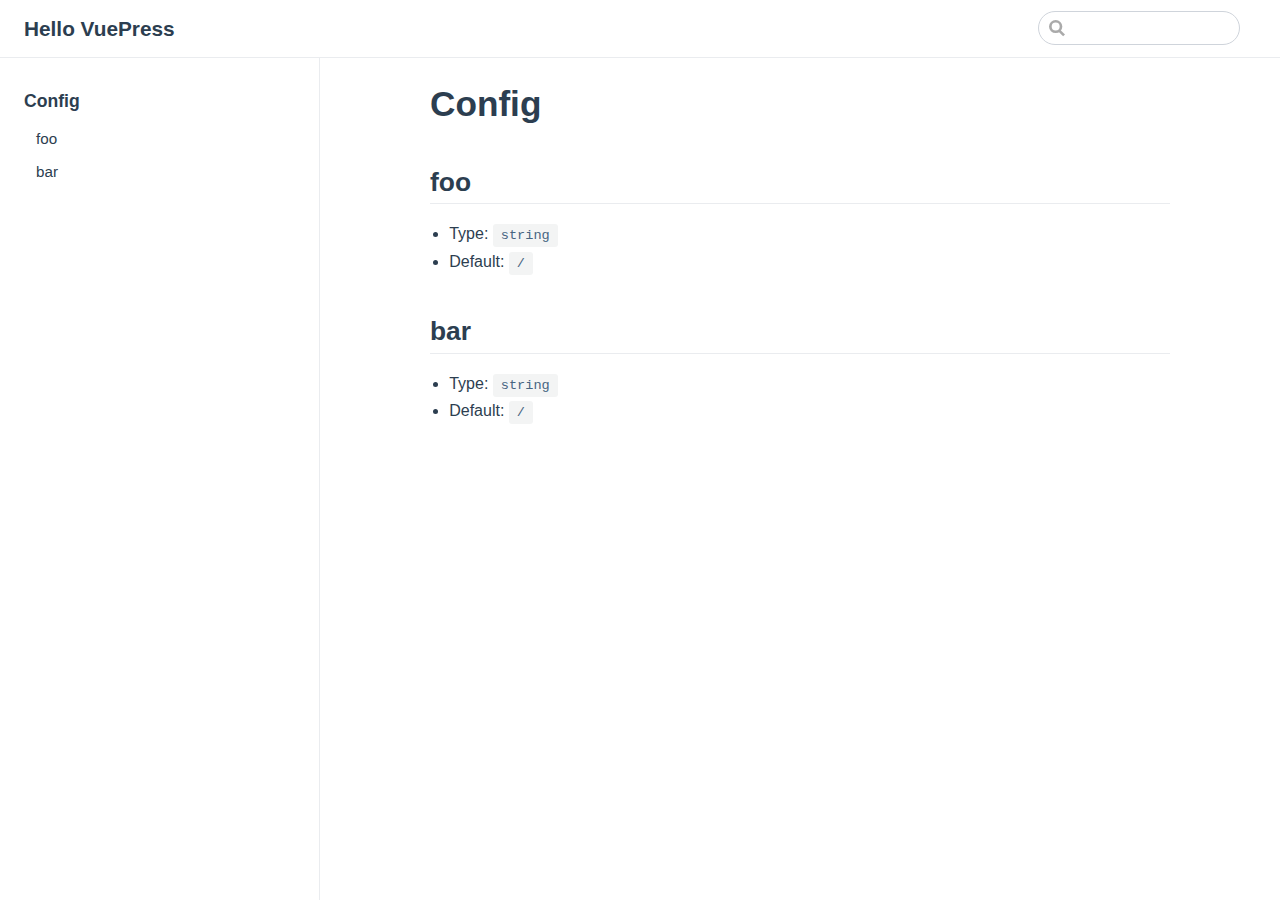
<file: src/config/index.html>
<!DOCTYPE html>
<html lang="en-US">
  <head>
    <meta charset="utf-8">
    <meta name="viewport" content="width=device-width,initial-scale=1">
    <title>Config | Hello VuePress</title>
    <meta name="generator" content="VuePress 1.7.1">
    
    <meta name="description" content="Just playing around">
    
    <link rel="preload" href="/assets/css/0.styles.e6d1cd78.css" as="style"><link rel="preload" href="/assets/js/app.19eecee6.js" as="script"><link rel="preload" href="/assets/js/2.ad2ce165.js" as="script"><link rel="preload" href="/assets/js/7.ddd914a4.js" as="script"><link rel="prefetch" href="/assets/js/10.6ce8809c.js"><link rel="prefetch" href="/assets/js/3.841d6c1c.js"><link rel="prefetch" href="/assets/js/4.8663414d.js"><link rel="prefetch" href="/assets/js/5.0a1ace22.js"><link rel="prefetch" href="/assets/js/6.f6215008.js"><link rel="prefetch" href="/assets/js/8.a63c8a95.js"><link rel="prefetch" href="/assets/js/9.7a6ab152.js">
    <link rel="stylesheet" href="/assets/css/0.styles.e6d1cd78.css">
  </head>
  <body>
    <div id="app" data-server-rendered="true"><div class="theme-container"><header class="navbar"><div class="sidebar-button"><svg xmlns="http://www.w3.org/2000/svg" aria-hidden="true" role="img" viewBox="0 0 448 512" class="icon"><path fill="currentColor" d="M436 124H12c-6.627 0-12-5.373-12-12V80c0-6.627 5.373-12 12-12h424c6.627 0 12 5.373 12 12v32c0 6.627-5.373 12-12 12zm0 160H12c-6.627 0-12-5.373-12-12v-32c0-6.627 5.373-12 12-12h424c6.627 0 12 5.373 12 12v32c0 6.627-5.373 12-12 12zm0 160H12c-6.627 0-12-5.373-12-12v-32c0-6.627 5.373-12 12-12h424c6.627 0 12 5.373 12 12v32c0 6.627-5.373 12-12 12z"></path></svg></div> <a href="/" class="home-link router-link-active"><!----> <span class="site-name">Hello VuePress</span></a> <div class="links"><div class="search-box"><input aria-label="Search" autocomplete="off" spellcheck="false" value=""> <!----></div> <!----></div></header> <div class="sidebar-mask"></div> <aside class="sidebar"><!---->  <ul class="sidebar-links"><li><section class="sidebar-group depth-0"><p class="sidebar-heading open"><span>Config</span> <!----></p> <ul class="sidebar-links sidebar-group-items"><li><a href="/src/config/#foo" class="sidebar-link">foo</a><ul class="sidebar-sub-headers"></ul></li><li><a href="/src/config/#bar" class="sidebar-link">bar</a><ul class="sidebar-sub-headers"></ul></li></ul></section></li></ul> </aside> <main class="page"> <div class="theme-default-content content__default"><h1 id="config"><a href="#config" class="header-anchor">#</a> Config</h1> <h2 id="foo"><a href="#foo" class="header-anchor">#</a> foo</h2> <ul><li>Type: <code>string</code></li> <li>Default: <code>/</code></li></ul> <h2 id="bar"><a href="#bar" class="header-anchor">#</a> bar</h2> <ul><li>Type: <code>string</code></li> <li>Default: <code>/</code></li></ul></div> <footer class="page-edit"><!----> <!----></footer> <!----> </main></div><div class="global-ui"></div></div>
    <script src="/assets/js/app.19eecee6.js" defer></script><script src="/assets/js/2.ad2ce165.js" defer></script><script src="/assets/js/7.ddd914a4.js" defer></script>
  </body>
</html>
</file>
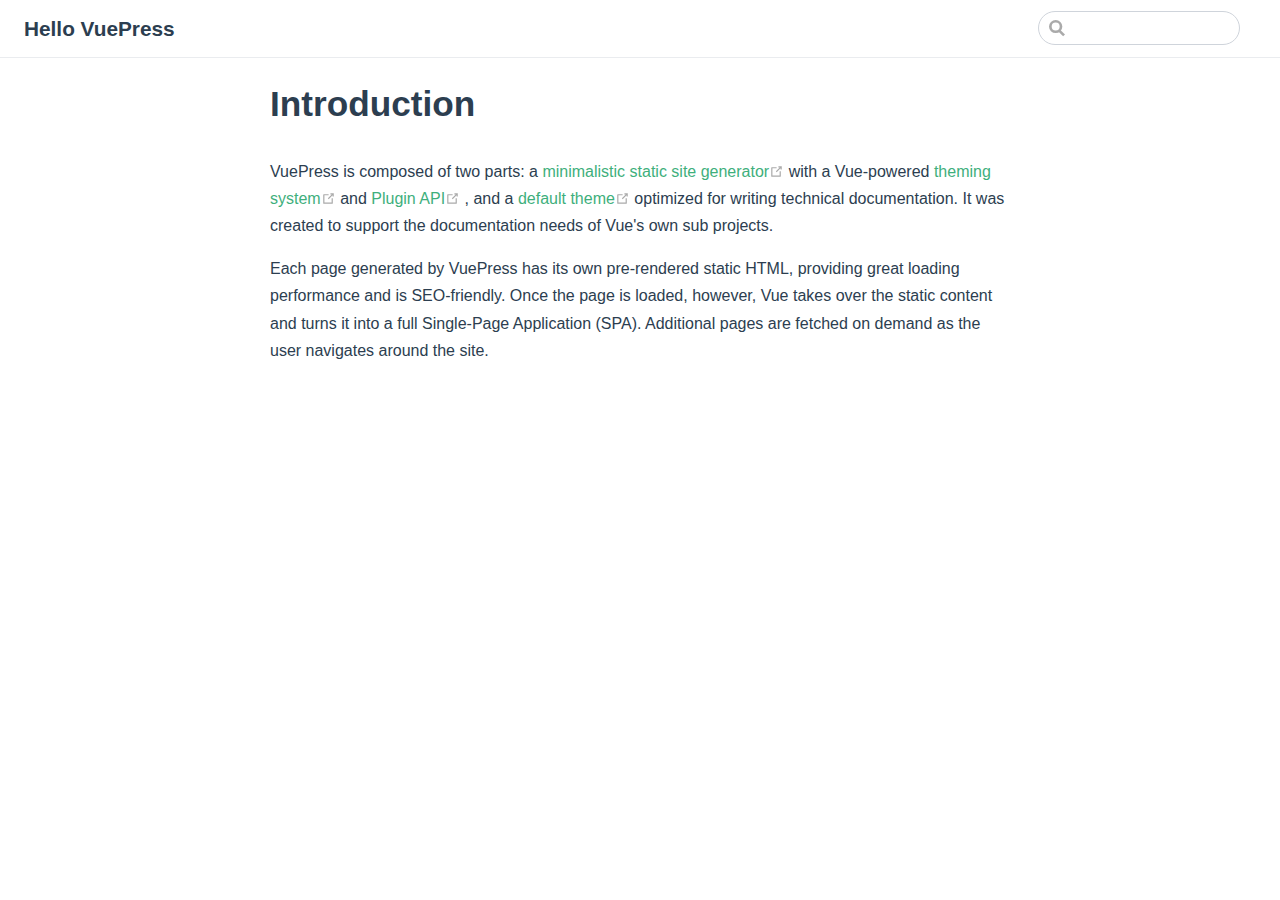
<file: src/guide/index.html>
<!DOCTYPE html>
<html lang="en-US">
  <head>
    <meta charset="utf-8">
    <meta name="viewport" content="width=device-width,initial-scale=1">
    <title>Introduction | Hello VuePress</title>
    <meta name="generator" content="VuePress 1.7.1">
    
    <meta name="description" content="Just playing around">
    
    <link rel="preload" href="/assets/css/0.styles.e6d1cd78.css" as="style"><link rel="preload" href="/assets/js/app.19eecee6.js" as="script"><link rel="preload" href="/assets/js/2.ad2ce165.js" as="script"><link rel="preload" href="/assets/js/8.a63c8a95.js" as="script"><link rel="prefetch" href="/assets/js/10.6ce8809c.js"><link rel="prefetch" href="/assets/js/3.841d6c1c.js"><link rel="prefetch" href="/assets/js/4.8663414d.js"><link rel="prefetch" href="/assets/js/5.0a1ace22.js"><link rel="prefetch" href="/assets/js/6.f6215008.js"><link rel="prefetch" href="/assets/js/7.ddd914a4.js"><link rel="prefetch" href="/assets/js/9.7a6ab152.js">
    <link rel="stylesheet" href="/assets/css/0.styles.e6d1cd78.css">
  </head>
  <body>
    <div id="app" data-server-rendered="true"><div class="theme-container no-sidebar"><header class="navbar"><div class="sidebar-button"><svg xmlns="http://www.w3.org/2000/svg" aria-hidden="true" role="img" viewBox="0 0 448 512" class="icon"><path fill="currentColor" d="M436 124H12c-6.627 0-12-5.373-12-12V80c0-6.627 5.373-12 12-12h424c6.627 0 12 5.373 12 12v32c0 6.627-5.373 12-12 12zm0 160H12c-6.627 0-12-5.373-12-12v-32c0-6.627 5.373-12 12-12h424c6.627 0 12 5.373 12 12v32c0 6.627-5.373 12-12 12zm0 160H12c-6.627 0-12-5.373-12-12v-32c0-6.627 5.373-12 12-12h424c6.627 0 12 5.373 12 12v32c0 6.627-5.373 12-12 12z"></path></svg></div> <a href="/" class="home-link router-link-active"><!----> <span class="site-name">Hello VuePress</span></a> <div class="links"><div class="search-box"><input aria-label="Search" autocomplete="off" spellcheck="false" value=""> <!----></div> <!----></div></header> <div class="sidebar-mask"></div> <aside class="sidebar"><!---->  <!----> </aside> <main class="page"> <div class="theme-default-content content__default"><h1 id="introduction"><a href="#introduction" class="header-anchor">#</a> Introduction</h1> <p>VuePress is composed of two parts: a <a href="https://github.com/vuejs/vuepress/tree/master/packages/%40vuepress/core" target="_blank" rel="noopener noreferrer">minimalistic static site generator<span><svg xmlns="http://www.w3.org/2000/svg" aria-hidden="true" focusable="false" x="0px" y="0px" viewBox="0 0 100 100" width="15" height="15" class="icon outbound"><path fill="currentColor" d="M18.8,85.1h56l0,0c2.2,0,4-1.8,4-4v-32h-8v28h-48v-48h28v-8h-32l0,0c-2.2,0-4,1.8-4,4v56C14.8,83.3,16.6,85.1,18.8,85.1z"></path> <polygon fill="currentColor" points="45.7,48.7 51.3,54.3 77.2,28.5 77.2,37.2 85.2,37.2 85.2,14.9 62.8,14.9 62.8,22.9 71.5,22.9"></polygon></svg> <span class="sr-only">(opens new window)</span></span></a> with a Vue-powered <a href="https://v1.vuepress.vuejs.org/theme/" target="_blank" rel="noopener noreferrer">theming system<span><svg xmlns="http://www.w3.org/2000/svg" aria-hidden="true" focusable="false" x="0px" y="0px" viewBox="0 0 100 100" width="15" height="15" class="icon outbound"><path fill="currentColor" d="M18.8,85.1h56l0,0c2.2,0,4-1.8,4-4v-32h-8v28h-48v-48h28v-8h-32l0,0c-2.2,0-4,1.8-4,4v56C14.8,83.3,16.6,85.1,18.8,85.1z"></path> <polygon fill="currentColor" points="45.7,48.7 51.3,54.3 77.2,28.5 77.2,37.2 85.2,37.2 85.2,14.9 62.8,14.9 62.8,22.9 71.5,22.9"></polygon></svg> <span class="sr-only">(opens new window)</span></span></a> and <a href="https://v1.vuepress.vuejs.org/plugin/" target="_blank" rel="noopener noreferrer">Plugin API<span><svg xmlns="http://www.w3.org/2000/svg" aria-hidden="true" focusable="false" x="0px" y="0px" viewBox="0 0 100 100" width="15" height="15" class="icon outbound"><path fill="currentColor" d="M18.8,85.1h56l0,0c2.2,0,4-1.8,4-4v-32h-8v28h-48v-48h28v-8h-32l0,0c-2.2,0-4,1.8-4,4v56C14.8,83.3,16.6,85.1,18.8,85.1z"></path> <polygon fill="currentColor" points="45.7,48.7 51.3,54.3 77.2,28.5 77.2,37.2 85.2,37.2 85.2,14.9 62.8,14.9 62.8,22.9 71.5,22.9"></polygon></svg> <span class="sr-only">(opens new window)</span></span></a>, and a <a href="https://v1.vuepress.vuejs.org/theme/default-theme-config.html" target="_blank" rel="noopener noreferrer">default theme<span><svg xmlns="http://www.w3.org/2000/svg" aria-hidden="true" focusable="false" x="0px" y="0px" viewBox="0 0 100 100" width="15" height="15" class="icon outbound"><path fill="currentColor" d="M18.8,85.1h56l0,0c2.2,0,4-1.8,4-4v-32h-8v28h-48v-48h28v-8h-32l0,0c-2.2,0-4,1.8-4,4v56C14.8,83.3,16.6,85.1,18.8,85.1z"></path> <polygon fill="currentColor" points="45.7,48.7 51.3,54.3 77.2,28.5 77.2,37.2 85.2,37.2 85.2,14.9 62.8,14.9 62.8,22.9 71.5,22.9"></polygon></svg> <span class="sr-only">(opens new window)</span></span></a> optimized for writing technical documentation. It was created to support the documentation needs of Vue's own sub projects.</p> <p>Each page generated by VuePress has its own pre-rendered static HTML, providing great loading performance and is SEO-friendly. Once the page is loaded, however, Vue takes over the static content and turns it into a full Single-Page Application (SPA). Additional pages are fetched on demand as the user navigates around the site.</p></div> <footer class="page-edit"><!----> <!----></footer> <!----> </main></div><div class="global-ui"></div></div>
    <script src="/assets/js/app.19eecee6.js" defer></script><script src="/assets/js/2.ad2ce165.js" defer></script><script src="/assets/js/8.a63c8a95.js" defer></script>
  </body>
</html>
</file>
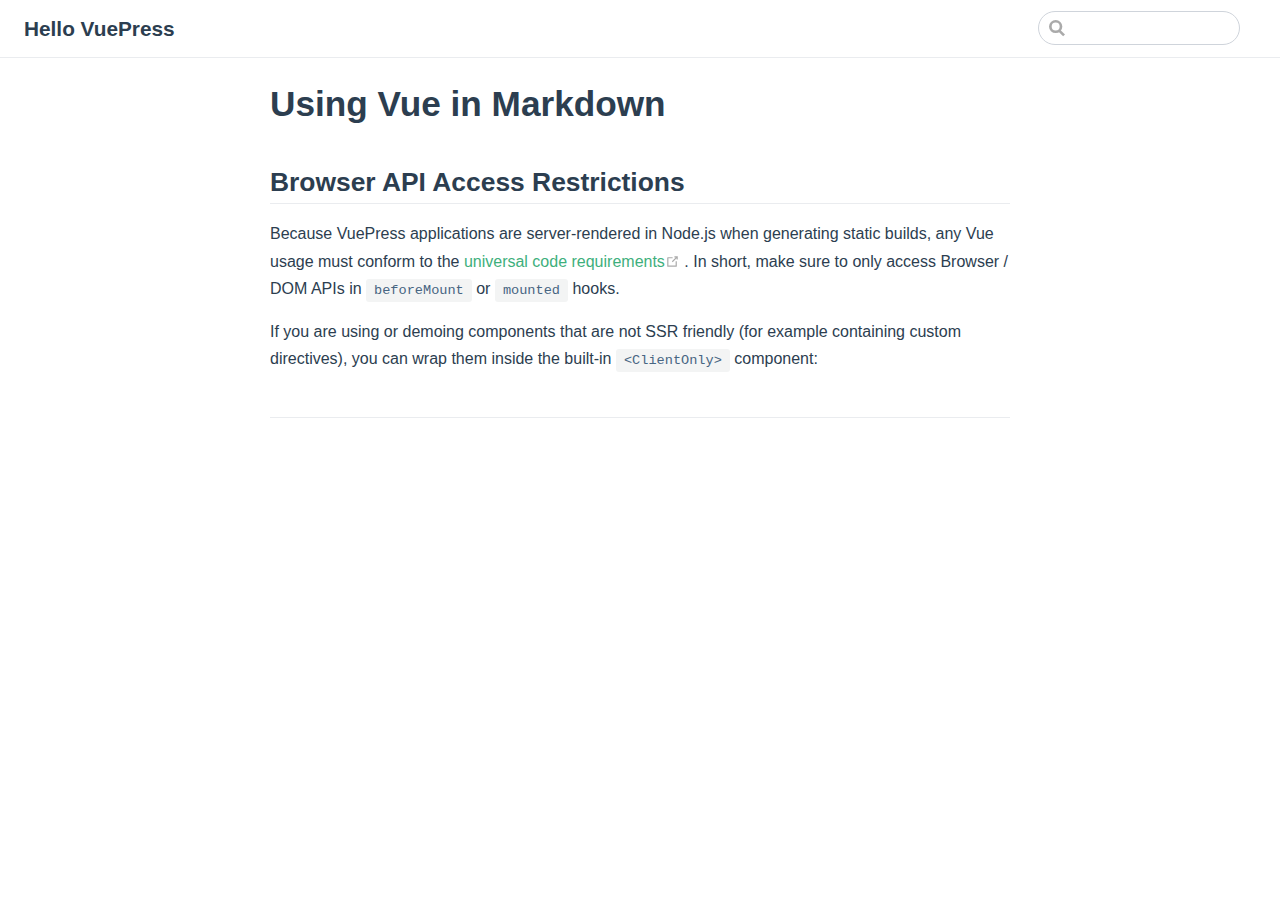
<file: src/guide/using-vue.html>
<!DOCTYPE html>
<html lang="en-US">
  <head>
    <meta charset="utf-8">
    <meta name="viewport" content="width=device-width,initial-scale=1">
    <title>Using Vue in Markdown | Hello VuePress</title>
    <meta name="generator" content="VuePress 1.7.1">
    
    <meta name="description" content="Just playing around">
    
    <link rel="preload" href="/assets/css/0.styles.e6d1cd78.css" as="style"><link rel="preload" href="/assets/js/app.19eecee6.js" as="script"><link rel="preload" href="/assets/js/2.ad2ce165.js" as="script"><link rel="preload" href="/assets/js/9.7a6ab152.js" as="script"><link rel="prefetch" href="/assets/js/10.6ce8809c.js"><link rel="prefetch" href="/assets/js/3.841d6c1c.js"><link rel="prefetch" href="/assets/js/4.8663414d.js"><link rel="prefetch" href="/assets/js/5.0a1ace22.js"><link rel="prefetch" href="/assets/js/6.f6215008.js"><link rel="prefetch" href="/assets/js/7.ddd914a4.js"><link rel="prefetch" href="/assets/js/8.a63c8a95.js">
    <link rel="stylesheet" href="/assets/css/0.styles.e6d1cd78.css">
  </head>
  <body>
    <div id="app" data-server-rendered="true"><div class="theme-container no-sidebar"><header class="navbar"><div class="sidebar-button"><svg xmlns="http://www.w3.org/2000/svg" aria-hidden="true" role="img" viewBox="0 0 448 512" class="icon"><path fill="currentColor" d="M436 124H12c-6.627 0-12-5.373-12-12V80c0-6.627 5.373-12 12-12h424c6.627 0 12 5.373 12 12v32c0 6.627-5.373 12-12 12zm0 160H12c-6.627 0-12-5.373-12-12v-32c0-6.627 5.373-12 12-12h424c6.627 0 12 5.373 12 12v32c0 6.627-5.373 12-12 12zm0 160H12c-6.627 0-12-5.373-12-12v-32c0-6.627 5.373-12 12-12h424c6.627 0 12 5.373 12 12v32c0 6.627-5.373 12-12 12z"></path></svg></div> <a href="/" class="home-link router-link-active"><!----> <span class="site-name">Hello VuePress</span></a> <div class="links"><div class="search-box"><input aria-label="Search" autocomplete="off" spellcheck="false" value=""> <!----></div> <!----></div></header> <div class="sidebar-mask"></div> <aside class="sidebar"><!---->  <!----> </aside> <main class="page"> <div class="theme-default-content content__default"><h1 id="using-vue-in-markdown"><a href="#using-vue-in-markdown" class="header-anchor">#</a> Using Vue in Markdown</h1> <h2 id="browser-api-access-restrictions"><a href="#browser-api-access-restrictions" class="header-anchor">#</a> Browser API Access Restrictions</h2> <p>Because VuePress applications are server-rendered in Node.js when generating static builds, any Vue usage must conform to the <a href="https://ssr.vuejs.org/en/universal.html" target="_blank" rel="noopener noreferrer">universal code requirements<span><svg xmlns="http://www.w3.org/2000/svg" aria-hidden="true" focusable="false" x="0px" y="0px" viewBox="0 0 100 100" width="15" height="15" class="icon outbound"><path fill="currentColor" d="M18.8,85.1h56l0,0c2.2,0,4-1.8,4-4v-32h-8v28h-48v-48h28v-8h-32l0,0c-2.2,0-4,1.8-4,4v56C14.8,83.3,16.6,85.1,18.8,85.1z"></path> <polygon fill="currentColor" points="45.7,48.7 51.3,54.3 77.2,28.5 77.2,37.2 85.2,37.2 85.2,14.9 62.8,14.9 62.8,22.9 71.5,22.9"></polygon></svg> <span class="sr-only">(opens new window)</span></span></a>. In short, make sure to only access Browser / DOM APIs in <code>beforeMount</code> or <code>mounted</code> hooks.</p> <p>If you are using or demoing components that are not SSR friendly (for example containing custom directives), you can wrap them inside the built-in <code>&lt;ClientOnly&gt;</code> component:</p> <h2 id=""><a href="#" class="header-anchor">#</a></h2></div> <footer class="page-edit"><!----> <!----></footer> <!----> </main></div><div class="global-ui"></div></div>
    <script src="/assets/js/app.19eecee6.js" defer></script><script src="/assets/js/2.ad2ce165.js" defer></script><script src="/assets/js/9.7a6ab152.js" defer></script>
  </body>
</html>
</file>
<file: assets/css/0.styles.e6d1cd78.css>
code[class*=language-],pre[class*=language-]{color:#ccc;background:none;font-family:Consolas,Monaco,Andale Mono,Ubuntu Mono,monospace;font-size:1em;text-align:left;white-space:pre;word-spacing:normal;word-break:normal;word-wrap:normal;line-height:1.5;-moz-tab-size:4;tab-size:4;-webkit-hyphens:none;-ms-hyphens:none;hyphens:none}pre[class*=language-]{padding:1em;margin:.5em 0;overflow:auto}:not(pre)>code[class*=language-],pre[class*=language-]{background:#2d2d2d}:not(pre)>code[class*=language-]{padding:.1em;border-radius:.3em;white-space:normal}.token.block-comment,.token.cdata,.token.comment,.token.doctype,.token.prolog{color:#999}.token.punctuation{color:#ccc}.token.attr-name,.token.deleted,.token.namespace,.token.tag{color:#e2777a}.token.function-name{color:#6196cc}.token.boolean,.token.function,.token.number{color:#f08d49}.token.class-name,.token.constant,.token.property,.token.symbol{color:#f8c555}.token.atrule,.token.builtin,.token.important,.token.keyword,.token.selector{color:#cc99cd}.token.attr-value,.token.char,.token.regex,.token.string,.token.variable{color:#7ec699}.token.entity,.token.operator,.token.url{color:#67cdcc}.token.bold,.token.important{font-weight:700}.token.italic{font-style:italic}.token.entity{cursor:help}.token.inserted{color:green}.theme-default-content code{color:#476582;padding:.25rem .5rem;margin:0;font-size:.85em;background-color:rgba(27,31,35,.05);border-radius:3px}.theme-default-content code .token.deleted{color:#ec5975}.theme-default-content code .token.inserted{color:#3eaf7c}.theme-default-content pre,.theme-default-content pre[class*=language-]{line-height:1.4;padding:1.25rem 1.5rem;margin:.85rem 0;background-color:#282c34;border-radius:6px;overflow:auto}.theme-default-content pre[class*=language-] code,.theme-default-content pre code{color:#fff;padding:0;background-color:transparent;border-radius:0}div[class*=language-]{position:relative;background-color:#282c34;border-radius:6px}div[class*=language-] .highlight-lines{-webkit-user-select:none;-ms-user-select:none;user-select:none;padding-top:1.3rem;position:absolute;top:0;left:0;width:100%;line-height:1.4}div[class*=language-] .highlight-lines .highlighted{background-color:rgba(0,0,0,.66)}div[class*=language-] pre,div[class*=language-] pre[class*=language-]{background:transparent;position:relative;z-index:1}div[class*=language-]:before{position:absolute;z-index:3;top:.8em;right:1em;font-size:.75rem;color:hsla(0,0%,100%,.4)}div[class*=language-]:not(.line-numbers-mode) .line-numbers-wrapper{display:none}div[class*=language-].line-numbers-mode .highlight-lines .highlighted{position:relative}div[class*=language-].line-numbers-mode .highlight-lines .highlighted:before{content:" ";position:absolute;z-index:3;left:0;top:0;display:block;width:3.5rem;height:100%;background-color:rgba(0,0,0,.66)}div[class*=language-].line-numbers-mode pre{padding-left:4.5rem;vertical-align:middle}div[class*=language-].line-numbers-mode .line-numbers-wrapper{position:absolute;top:0;width:3.5rem;text-align:center;color:hsla(0,0%,100%,.3);padding:1.25rem 0;line-height:1.4}div[class*=language-].line-numbers-mode .line-numbers-wrapper br{-webkit-user-select:none;-ms-user-select:none;user-select:none}div[class*=language-].line-numbers-mode .line-numbers-wrapper .line-number{position:relative;z-index:4;-webkit-user-select:none;-ms-user-select:none;user-select:none;font-size:.85em}div[class*=language-].line-numbers-mode:after{content:"";position:absolute;z-index:2;top:0;left:0;width:3.5rem;height:100%;border-radius:6px 0 0 6px;border-right:1px solid rgba(0,0,0,.66);background-color:#282c34}div[class~=language-js]:before{content:"js"}div[class~=language-ts]:before{content:"ts"}div[class~=language-html]:before{content:"html"}div[class~=language-md]:before{content:"md"}div[class~=language-vue]:before{content:"vue"}div[class~=language-css]:before{content:"css"}div[class~=language-sass]:before{content:"sass"}div[class~=language-scss]:before{content:"scss"}div[class~=language-less]:before{content:"less"}div[class~=language-stylus]:before{content:"stylus"}div[class~=language-go]:before{content:"go"}div[class~=language-java]:before{content:"java"}div[class~=language-c]:before{content:"c"}div[class~=language-sh]:before{content:"sh"}div[class~=language-yaml]:before{content:"yaml"}div[class~=language-py]:before{content:"py"}div[class~=language-docker]:before{content:"docker"}div[class~=language-dockerfile]:before{content:"dockerfile"}div[class~=language-makefile]:before{content:"makefile"}div[class~=language-javascript]:before{content:"js"}div[class~=language-typescript]:before{content:"ts"}div[class~=language-markup]:before{content:"html"}div[class~=language-markdown]:before{content:"md"}div[class~=language-json]:before{content:"json"}div[class~=language-ruby]:before{content:"rb"}div[class~=language-python]:before{content:"py"}div[class~=language-bash]:before{content:"sh"}div[class~=language-php]:before{content:"php"}.custom-block .custom-block-title{font-weight:600;margin-bottom:-.4rem}.custom-block.danger,.custom-block.tip,.custom-block.warning{padding:.1rem 1.5rem;border-left-width:.5rem;border-left-style:solid;margin:1rem 0}.custom-block.tip{background-color:#f3f5f7;border-color:#42b983}.custom-block.warning{background-color:rgba(255,229,100,.3);border-color:#e7c000;color:#6b5900}.custom-block.warning .custom-block-title{color:#b29400}.custom-block.warning a{color:#2c3e50}.custom-block.danger{background-color:#ffe6e6;border-color:#c00;color:#4d0000}.custom-block.danger .custom-block-title{color:#900}.custom-block.danger a{color:#2c3e50}.custom-block.details{display:block;position:relative;border-radius:2px;margin:1.6em 0;padding:1.6em;background-color:#eee}.custom-block.details h4{margin-top:0}.custom-block.details figure:last-child,.custom-block.details p:last-child{margin-bottom:0;padding-bottom:0}.custom-block.details summary{outline:none;cursor:pointer}.arrow{display:inline-block;width:0;height:0}.arrow.up{border-bottom:6px solid #ccc}.arrow.down,.arrow.up{border-left:4px solid transparent;border-right:4px solid transparent}.arrow.down{border-top:6px solid #ccc}.arrow.right{border-left:6px solid #ccc}.arrow.left,.arrow.right{border-top:4px solid transparent;border-bottom:4px solid transparent}.arrow.left{border-right:6px solid #ccc}.theme-default-content:not(.custom){max-width:740px;margin:0 auto;padding:2rem 2.5rem}@media (max-width:959px){.theme-default-content:not(.custom){padding:2rem}}@media (max-width:419px){.theme-default-content:not(.custom){padding:1.5rem}}.table-of-contents .badge{vertical-align:middle}body,html{padding:0;margin:0;background-color:#fff}body{font-family:-apple-system,BlinkMacSystemFont,Segoe UI,Roboto,Oxygen,Ubuntu,Cantarell,Fira Sans,Droid Sans,Helvetica Neue,sans-serif;-webkit-font-smoothing:antialiased;-moz-osx-font-smoothing:grayscale;font-size:16px;color:#2c3e50}.page{padding-left:20rem}.navbar{z-index:20;right:0;height:3.6rem;background-color:#fff;box-sizing:border-box;border-bottom:1px solid #eaecef}.navbar,.sidebar-mask{position:fixed;top:0;left:0}.sidebar-mask{z-index:9;width:100vw;height:100vh;display:none}.sidebar{font-size:16px;background-color:#fff;width:20rem;position:fixed;z-index:10;margin:0;top:3.6rem;left:0;bottom:0;box-sizing:border-box;border-right:1px solid #eaecef;overflow-y:auto}.theme-default-content:not(.custom)>:first-child{margin-top:3.6rem}.theme-default-content:not(.custom) a:hover{text-decoration:underline}.theme-default-content:not(.custom) p.demo{padding:1rem 1.5rem;border:1px solid #ddd;border-radius:4px}.theme-default-content:not(.custom) img{max-width:100%}.theme-default-content.custom{padding:0;margin:0}.theme-default-content.custom img{max-width:100%}a{font-weight:500;text-decoration:none}a,p a code{color:#3eaf7c}p a code{font-weight:400}kbd{background:#eee;border:.15rem solid #ddd;border-bottom:.25rem solid #ddd;border-radius:.15rem;padding:0 .15em}blockquote{font-size:1rem;color:#999;border-left:.2rem solid #dfe2e5;margin:1rem 0;padding:.25rem 0 .25rem 1rem}blockquote>p{margin:0}ol,ul{padding-left:1.2em}strong{font-weight:600}h1,h2,h3,h4,h5,h6{font-weight:600;line-height:1.25}.theme-default-content:not(.custom)>h1,.theme-default-content:not(.custom)>h2,.theme-default-content:not(.custom)>h3,.theme-default-content:not(.custom)>h4,.theme-default-content:not(.custom)>h5,.theme-default-content:not(.custom)>h6{margin-top:-3.1rem;padding-top:4.6rem;margin-bottom:0}.theme-default-content:not(.custom)>h1:first-child,.theme-default-content:not(.custom)>h2:first-child,.theme-default-content:not(.custom)>h3:first-child,.theme-default-content:not(.custom)>h4:first-child,.theme-default-content:not(.custom)>h5:first-child,.theme-default-content:not(.custom)>h6:first-child{margin-top:-1.5rem;margin-bottom:1rem}.theme-default-content:not(.custom)>h1:first-child+.custom-block,.theme-default-content:not(.custom)>h1:first-child+p,.theme-default-content:not(.custom)>h1:first-child+pre,.theme-default-content:not(.custom)>h2:first-child+.custom-block,.theme-default-content:not(.custom)>h2:first-child+p,.theme-default-content:not(.custom)>h2:first-child+pre,.theme-default-content:not(.custom)>h3:first-child+.custom-block,.theme-default-content:not(.custom)>h3:first-child+p,.theme-default-content:not(.custom)>h3:first-child+pre,.theme-default-content:not(.custom)>h4:first-child+.custom-block,.theme-default-content:not(.custom)>h4:first-child+p,.theme-default-content:not(.custom)>h4:first-child+pre,.theme-default-content:not(.custom)>h5:first-child+.custom-block,.theme-default-content:not(.custom)>h5:first-child+p,.theme-default-content:not(.custom)>h5:first-child+pre,.theme-default-content:not(.custom)>h6:first-child+.custom-block,.theme-default-content:not(.custom)>h6:first-child+p,.theme-default-content:not(.custom)>h6:first-child+pre{margin-top:2rem}h1:focus .header-anchor,h1:hover .header-anchor,h2:focus .header-anchor,h2:hover .header-anchor,h3:focus .header-anchor,h3:hover .header-anchor,h4:focus .header-anchor,h4:hover .header-anchor,h5:focus .header-anchor,h5:hover .header-anchor,h6:focus .header-anchor,h6:hover .header-anchor{opacity:1}h1{font-size:2.2rem}h2{font-size:1.65rem;padding-bottom:.3rem;border-bottom:1px solid #eaecef}h3{font-size:1.35rem}a.header-anchor{font-size:.85em;float:left;margin-left:-.87em;padding-right:.23em;margin-top:.125em;opacity:0}a.header-anchor:focus,a.header-anchor:hover{text-decoration:none}.line-number,code,kbd{font-family:source-code-pro,Menlo,Monaco,Consolas,Courier New,monospace}ol,p,ul{line-height:1.7}hr{border:0;border-top:1px solid #eaecef}table{border-collapse:collapse;margin:1rem 0;display:block;overflow-x:auto}tr{border-top:1px solid #dfe2e5}tr:nth-child(2n){background-color:#f6f8fa}td,th{border:1px solid #dfe2e5;padding:.6em 1em}.theme-container.sidebar-open .sidebar-mask{display:block}.theme-container.no-navbar .theme-default-content:not(.custom)>h1,.theme-container.no-navbar h2,.theme-container.no-navbar h3,.theme-container.no-navbar h4,.theme-container.no-navbar h5,.theme-container.no-navbar h6{margin-top:1.5rem;padding-top:0}.theme-container.no-navbar .sidebar{top:0}@media (min-width:720px){.theme-container.no-sidebar .sidebar{display:none}.theme-container.no-sidebar .page{padding-left:0}}@media (max-width:959px){.sidebar{font-size:15px;width:16.4rem}.page{padding-left:16.4rem}}@media (max-width:719px){.sidebar{top:0;padding-top:3.6rem;transform:translateX(-100%);transition:transform .2s ease}.page{padding-left:0}.theme-container.sidebar-open .sidebar{transform:translateX(0)}.theme-container.no-navbar .sidebar{padding-top:0}}@media (max-width:419px){h1{font-size:1.9rem}.theme-default-content div[class*=language-]{margin:.85rem -1.5rem;border-radius:0}}#nprogress{pointer-events:none}#nprogress .bar{background:#3eaf7c;position:fixed;z-index:1031;top:0;left:0;width:100%;height:2px}#nprogress .peg{display:block;position:absolute;right:0;width:100px;height:100%;box-shadow:0 0 10px #3eaf7c,0 0 5px #3eaf7c;opacity:1;transform:rotate(3deg) translateY(-4px)}#nprogress .spinner{display:block;position:fixed;z-index:1031;top:15px;right:15px}#nprogress .spinner-icon{width:18px;height:18px;box-sizing:border-box;border-color:#3eaf7c transparent transparent #3eaf7c;border-style:solid;border-width:2px;border-radius:50%;animation:nprogress-spinner .4s linear infinite}.nprogress-custom-parent{overflow:hidden;position:relative}.nprogress-custom-parent #nprogress .bar,.nprogress-custom-parent #nprogress .spinner{position:absolute}@keyframes nprogress-spinner{0%{transform:rotate(0deg)}to{transform:rotate(1turn)}}.icon.outbound{color:#aaa;display:inline-block;vertical-align:middle;position:relative;top:-1px}.sr-only{position:absolute;width:1px;height:1px;padding:0;margin:-1px;overflow:hidden;clip:rect(0,0,0,0);white-space:nowrap;border-width:0}.home{padding:3.6rem 2rem 0;max-width:960px;margin:0 auto;display:block}.home .hero{text-align:center}.home .hero img{max-width:100%;max-height:280px;display:block;margin:3rem auto 1.5rem}.home .hero h1{font-size:3rem}.home .hero .action,.home .hero .description,.home .hero h1{margin:1.8rem auto}.home .hero .description{max-width:35rem;font-size:1.6rem;line-height:1.3;color:#6a8bad}.home .hero .action-button{display:inline-block;font-size:1.2rem;color:#fff;background-color:#3eaf7c;padding:.8rem 1.6rem;border-radius:4px;transition:background-color .1s ease;box-sizing:border-box;border-bottom:1px solid #389d70}.home .hero .action-button:hover{background-color:#4abf8a}.home .features{border-top:1px solid #eaecef;padding:1.2rem 0;margin-top:2.5rem;display:flex;flex-wrap:wrap;align-items:flex-start;align-content:stretch;justify-content:space-between}.home .feature{flex-grow:1;flex-basis:30%;max-width:30%}.home .feature h2{font-size:1.4rem;font-weight:500;border-bottom:none;padding-bottom:0;color:#3a5169}.home .feature p{color:#4e6e8e}.home .footer{padding:2.5rem;border-top:1px solid #eaecef;text-align:center;color:#4e6e8e}@media (max-width:719px){.home .features{flex-direction:column}.home .feature{max-width:100%;padding:0 2.5rem}}@media (max-width:419px){.home{padding-left:1.5rem;padding-right:1.5rem}.home .hero img{max-height:210px;margin:2rem auto 1.2rem}.home .hero h1{font-size:2rem}.home .hero .action,.home .hero .description,.home .hero h1{margin:1.2rem auto}.home .hero .description{font-size:1.2rem}.home .hero .action-button{font-size:1rem;padding:.6rem 1.2rem}.home .feature h2{font-size:1.25rem}}.search-box{display:inline-block;position:relative;margin-right:1rem}.search-box input{cursor:text;width:10rem;height:2rem;color:#4e6e8e;display:inline-block;border:1px solid #cfd4db;border-radius:2rem;font-size:.9rem;line-height:2rem;padding:0 .5rem 0 2rem;outline:none;transition:all .2s ease;background:#fff url(/assets/img/search.83621669.svg) .6rem .5rem no-repeat;background-size:1rem}.search-box input:focus{cursor:auto;border-color:#3eaf7c}.search-box .suggestions{background:#fff;width:20rem;position:absolute;top:2rem;border:1px solid #cfd4db;border-radius:6px;padding:.4rem;list-style-type:none}.search-box .suggestions.align-right{right:0}.search-box .suggestion{line-height:1.4;padding:.4rem .6rem;border-radius:4px;cursor:pointer}.search-box .suggestion a{white-space:normal;color:#5d82a6}.search-box .suggestion a .page-title{font-weight:600}.search-box .suggestion a .header{font-size:.9em;margin-left:.25em}.search-box .suggestion.focused{background-color:#f3f4f5}.search-box .suggestion.focused a{color:#3eaf7c}@media (max-width:959px){.search-box input{cursor:pointer;width:0;border-color:transparent;position:relative}.search-box input:focus{cursor:text;left:0;width:10rem}}@media (-ms-high-contrast:none){.search-box input{height:2rem}}@media (max-width:959px) and (min-width:719px){.search-box .suggestions{left:0}}@media (max-width:719px){.search-box{margin-right:0}.search-box input{left:1rem}.search-box .suggestions{right:0}}@media (max-width:419px){.search-box .suggestions{width:calc(100vw - 4rem)}.search-box input:focus{width:8rem}}.sidebar-button{cursor:pointer;display:none;width:1.25rem;height:1.25rem;position:absolute;padding:.6rem;top:.6rem;left:1rem}.sidebar-button .icon{display:block;width:1.25rem;height:1.25rem}@media (max-width:719px){.sidebar-button{display:block}}.dropdown-enter,.dropdown-leave-to{height:0!important}.dropdown-wrapper{cursor:pointer}.dropdown-wrapper .dropdown-title,.dropdown-wrapper .mobile-dropdown-title{display:block;font-size:.9rem;font-family:inherit;cursor:inherit;padding:inherit;line-height:1.4rem;background:transparent;border:none;font-weight:500;color:#2c3e50}.dropdown-wrapper .dropdown-title:hover,.dropdown-wrapper .mobile-dropdown-title:hover{border-color:transparent}.dropdown-wrapper .dropdown-title .arrow,.dropdown-wrapper .mobile-dropdown-title .arrow{vertical-align:middle;margin-top:-1px;margin-left:.4rem}.dropdown-wrapper .mobile-dropdown-title{display:none;font-weight:600}.dropdown-wrapper .mobile-dropdown-title font-size inherit:hover{color:#3eaf7c}.dropdown-wrapper .nav-dropdown .dropdown-item{color:inherit;line-height:1.7rem}.dropdown-wrapper .nav-dropdown .dropdown-item h4{margin:.45rem 0 0;border-top:1px solid #eee;padding:1rem 1.5rem .45rem 1.25rem}.dropdown-wrapper .nav-dropdown .dropdown-item .dropdown-subitem-wrapper{padding:0;list-style:none}.dropdown-wrapper .nav-dropdown .dropdown-item .dropdown-subitem-wrapper .dropdown-subitem{font-size:.9em}.dropdown-wrapper .nav-dropdown .dropdown-item a{display:block;line-height:1.7rem;position:relative;border-bottom:none;font-weight:400;margin-bottom:0;padding:0 1.5rem 0 1.25rem}.dropdown-wrapper .nav-dropdown .dropdown-item a.router-link-active,.dropdown-wrapper .nav-dropdown .dropdown-item a:hover{color:#3eaf7c}.dropdown-wrapper .nav-dropdown .dropdown-item a.router-link-active:after{content:"";width:0;height:0;border-left:5px solid #3eaf7c;border-top:3px solid transparent;border-bottom:3px solid transparent;position:absolute;top:calc(50% - 2px);left:9px}.dropdown-wrapper .nav-dropdown .dropdown-item:first-child h4{margin-top:0;padding-top:0;border-top:0}@media (max-width:719px){.dropdown-wrapper.open .dropdown-title{margin-bottom:.5rem}.dropdown-wrapper .dropdown-title{display:none}.dropdown-wrapper .mobile-dropdown-title{display:block}.dropdown-wrapper .nav-dropdown{transition:height .1s ease-out;overflow:hidden}.dropdown-wrapper .nav-dropdown .dropdown-item h4{border-top:0;margin-top:0;padding-top:0}.dropdown-wrapper .nav-dropdown .dropdown-item>a,.dropdown-wrapper .nav-dropdown .dropdown-item h4{font-size:15px;line-height:2rem}.dropdown-wrapper .nav-dropdown .dropdown-item .dropdown-subitem{font-size:14px;padding-left:1rem}}@media (min-width:719px){.dropdown-wrapper{height:1.8rem}.dropdown-wrapper.open .nav-dropdown,.dropdown-wrapper:hover .nav-dropdown{display:block!important}.dropdown-wrapper.open:blur{display:none}.dropdown-wrapper .nav-dropdown{display:none;height:auto!important;box-sizing:border-box;max-height:calc(100vh - 2.7rem);overflow-y:auto;position:absolute;top:100%;right:0;background-color:#fff;padding:.6rem 0;border:1px solid;border-color:#ddd #ddd #ccc;text-align:left;border-radius:.25rem;white-space:nowrap;margin:0}}.nav-links{display:inline-block}.nav-links a{line-height:1.4rem;color:inherit}.nav-links a.router-link-active,.nav-links a:hover{color:#3eaf7c}.nav-links .nav-item{position:relative;display:inline-block;margin-left:1.5rem;line-height:2rem}.nav-links .nav-item:first-child{margin-left:0}.nav-links .repo-link{margin-left:1.5rem}@media (max-width:719px){.nav-links .nav-item,.nav-links .repo-link{margin-left:0}}@media (min-width:719px){.nav-links a.router-link-active,.nav-links a:hover{color:#2c3e50}.nav-item>a:not(.external).router-link-active,.nav-item>a:not(.external):hover{margin-bottom:-2px;border-bottom:2px solid #46bd87}}.navbar{padding:.7rem 1.5rem;line-height:2.2rem}.navbar a,.navbar img,.navbar span{display:inline-block}.navbar .logo{height:2.2rem;min-width:2.2rem;margin-right:.8rem;vertical-align:top}.navbar .site-name{font-size:1.3rem;font-weight:600;color:#2c3e50;position:relative}.navbar .links{padding-left:1.5rem;box-sizing:border-box;background-color:#fff;white-space:nowrap;font-size:.9rem;position:absolute;right:1.5rem;top:.7rem;display:flex}.navbar .links .search-box{flex:0 0 auto;vertical-align:top}@media (max-width:719px){.navbar{padding-left:4rem}.navbar .can-hide{display:none}.navbar .links{padding-left:1.5rem}.navbar .site-name{width:calc(100vw - 9.4rem);overflow:hidden;white-space:nowrap;text-overflow:ellipsis}}.page-edit{max-width:740px;margin:0 auto;padding:2rem 2.5rem}@media (max-width:959px){.page-edit{padding:2rem}}@media (max-width:419px){.page-edit{padding:1.5rem}}.page-edit{padding-top:1rem;padding-bottom:1rem;overflow:auto}.page-edit .edit-link{display:inline-block}.page-edit .edit-link a{color:#4e6e8e;margin-right:.25rem}.page-edit .last-updated{float:right;font-size:.9em}.page-edit .last-updated .prefix{font-weight:500;color:#4e6e8e}.page-edit .last-updated .time{font-weight:400;color:#767676}@media (max-width:719px){.page-edit .edit-link{margin-bottom:.5rem}.page-edit .last-updated{font-size:.8em;float:none;text-align:left}}.page-nav{max-width:740px;margin:0 auto;padding:2rem 2.5rem}@media (max-width:959px){.page-nav{padding:2rem}}@media (max-width:419px){.page-nav{padding:1.5rem}}.page-nav{padding-top:1rem;padding-bottom:0}.page-nav .inner{min-height:2rem;margin-top:0;border-top:1px solid #eaecef;padding-top:1rem;overflow:auto}.page-nav .next{float:right}.page{padding-bottom:2rem;display:block}.sidebar-group .sidebar-group{padding-left:.5em}.sidebar-group:not(.collapsable) .sidebar-heading:not(.clickable){cursor:auto;color:inherit}.sidebar-group.is-sub-group{padding-left:0}.sidebar-group.is-sub-group>.sidebar-heading{font-size:.95em;line-height:1.4;font-weight:400;padding-left:2rem}.sidebar-group.is-sub-group>.sidebar-heading:not(.clickable){opacity:.5}.sidebar-group.is-sub-group>.sidebar-group-items{padding-left:1rem}.sidebar-group.is-sub-group>.sidebar-group-items>li>.sidebar-link{font-size:.95em;border-left:none}.sidebar-group.depth-2>.sidebar-heading{border-left:none}.sidebar-heading{color:#2c3e50;transition:color .15s ease;cursor:pointer;font-size:1.1em;font-weight:700;padding:.35rem 1.5rem .35rem 1.25rem;width:100%;box-sizing:border-box;margin:0;border-left:.25rem solid transparent}.sidebar-heading.open,.sidebar-heading:hover{color:inherit}.sidebar-heading .arrow{position:relative;top:-.12em;left:.5em}.sidebar-heading.clickable.active{font-weight:600;color:#3eaf7c;border-left-color:#3eaf7c}.sidebar-heading.clickable:hover{color:#3eaf7c}.sidebar-group-items{transition:height .1s ease-out;font-size:.95em;overflow:hidden}.sidebar .sidebar-sub-headers{padding-left:1rem;font-size:.95em}a.sidebar-link{font-size:1em;font-weight:400;display:inline-block;color:#2c3e50;border-left:.25rem solid transparent;padding:.35rem 1rem .35rem 1.25rem;line-height:1.4;width:100%;box-sizing:border-box}a.sidebar-link:hover{color:#3eaf7c}a.sidebar-link.active{font-weight:600;color:#3eaf7c;border-left-color:#3eaf7c}.sidebar-group a.sidebar-link{padding-left:2rem}.sidebar-sub-headers a.sidebar-link{padding-top:.25rem;padding-bottom:.25rem;border-left:none}.sidebar-sub-headers a.sidebar-link.active{font-weight:500}.sidebar ul{padding:0;margin:0;list-style-type:none}.sidebar a{display:inline-block}.sidebar .nav-links{display:none;border-bottom:1px solid #eaecef;padding:.5rem 0 .75rem}.sidebar .nav-links a{font-weight:600}.sidebar .nav-links .nav-item,.sidebar .nav-links .repo-link{display:block;line-height:1.25rem;font-size:1.1em;padding:.5rem 0 .5rem 1.5rem}.sidebar>.sidebar-links{padding:1.5rem 0}.sidebar>.sidebar-links>li>a.sidebar-link{font-size:1.1em;line-height:1.7;font-weight:700}.sidebar>.sidebar-links>li:not(:first-child){margin-top:.75rem}@media (max-width:719px){.sidebar .nav-links{display:block}.sidebar .nav-links .dropdown-wrapper .nav-dropdown .dropdown-item a.router-link-active:after{top:calc(1rem - 2px)}.sidebar>.sidebar-links{padding:1rem 0}}.badge[data-v-7cb01ed0]{display:inline-block;font-size:14px;height:18px;line-height:18px;border-radius:3px;padding:0 6px;color:#fff}.badge.green[data-v-7cb01ed0],.badge.tip[data-v-7cb01ed0],.badge[data-v-7cb01ed0]{background-color:#42b983}.badge.error[data-v-7cb01ed0]{background-color:#da5961}.badge.warn[data-v-7cb01ed0],.badge.warning[data-v-7cb01ed0],.badge.yellow[data-v-7cb01ed0]{background-color:#e7c000}.badge+.badge[data-v-7cb01ed0]{margin-left:5px}.theme-code-block[data-v-c2718552]{display:none}.theme-code-block__active[data-v-c2718552]{display:block}.theme-code-block>pre[data-v-c2718552]{background-color:orange}.theme-code-group__nav[data-v-a5eca7b4]{margin-bottom:-35px;background-color:#282c34;padding-bottom:22px;border-top-left-radius:6px;border-top-right-radius:6px;padding-left:10px;padding-top:10px}.theme-code-group__ul[data-v-a5eca7b4]{margin:auto 0;padding-left:0;display:inline-flex;list-style:none}.theme-code-group__nav-tab[data-v-a5eca7b4]{border:0;padding:5px;cursor:pointer;background-color:transparent;font-size:.85em;line-height:1.4;color:hsla(0,0%,100%,.9);font-weight:600}.theme-code-group__nav-tab-active[data-v-a5eca7b4]{border-bottom:1px solid #42b983}.pre-blank[data-v-a5eca7b4]{color:#42b983}
</file>
